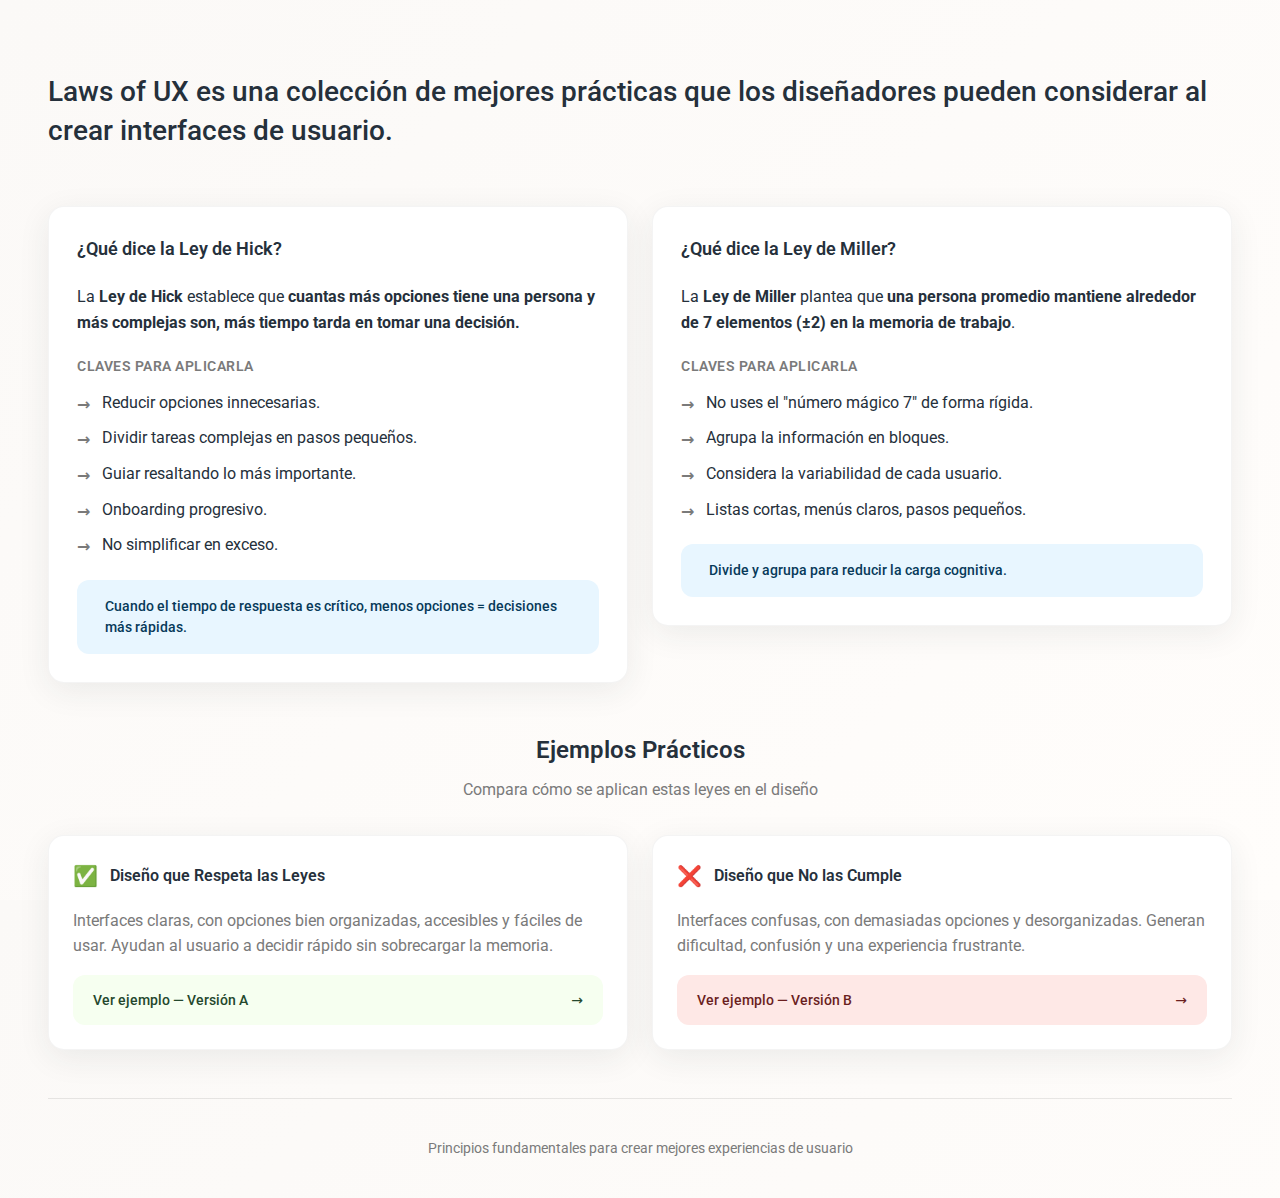
<file: index.html>
<!doctype html>
<html lang="es">
<head>
    <meta charset="utf-8" />
    <meta name="viewport" content="width=device-width, initial-scale=1" />
    <title>Leyes de Hick y Miller — Comparación</title>
    <link href="https://fonts.googleapis.com/css2?family=Roboto:wght@300;400;500;700&display=swap" rel="stylesheet">
    <link rel="stylesheet" href="css/styles.css" />
</head>

<body>
    <div class="container" role="main">
        <header>
            <div class="header-content">
                <h1>Laws of UX es una colección de mejores prácticas que los diseñadores pueden considerar al crear interfaces de usuario.</h1>
            </div>
        </header>

        <!-- Comparación Hick y Miller -->
        <section class="grid" aria-label="Comparación de Leyes">
            <article class="card hick-card" id="hick" aria-labelledby="hick-title">
                <div class="card-header">
                    <h2 id="hick-title">¿Qué dice la Ley de Hick?</h2>
                </div>
                <div class="card-content">
                    <p class="law-description">La <strong>Ley de Hick</strong> establece que <strong>cuantas más opciones tiene una persona y más complejas son, más tiempo tarda en tomar una decisión.</strong></p>
                    
                    <div class="keys-section">
                        <h3>Claves para aplicarla</h3>
                        <ul class="keys-list">
                            <li><span class="key-point">Reducir opciones innecesarias.</span></li>
                            <li><span class="key-point">Dividir tareas complejas en pasos pequeños.</span></li>
                            <li><span class="key-point">Guiar resaltando lo más importante.</span></li>
                            <li><span class="key-point">Onboarding progresivo.</span></li>
                            <li><span class="key-point">No simplificar en exceso.</span></li>
                        </ul>
                    </div>
                    
                    <div class="note hick-note" role="note">
                        <div class="note-icon"></div>
                        <div class="note-text">Cuando el tiempo de respuesta es crítico, menos opciones = decisiones más rápidas.</div>
                    </div>
                </div>
            </article>

            <article class="card miller-card" id="miller" aria-labelledby="miller-title">
                <div class="card-header">
                    <h2 id="miller-title">¿Qué dice la Ley de Miller?</h2>
                </div>
                <div class="card-content">
                    <p class="law-description">La <strong>Ley de Miller</strong> plantea que <strong>una persona promedio mantiene alrededor de 7 elementos (±2) en la memoria de trabajo</strong>.</p>
                    
                    <div class="keys-section">
                        <h3>Claves para aplicarla</h3>
                        <ul class="keys-list">
                            <li><span class="key-point">No uses el "número mágico 7" de forma rígida.</span></li>
                            <li><span class="key-point">Agrupa la información en bloques.</span></li>
                            <li><span class="key-point">Considera la variabilidad de cada usuario.</span></li>
                            <li><span class="key-point">Listas cortas, menús claros, pasos pequeños.</span></li>
                        </ul>
                    </div>
                    
                    <div class="note miller-note" role="note">
                        <div class="note-icon"></div>
                        <div class="note-text">Divide y agrupa para reducir la carga cognitiva.</div>
                    </div>
                </div>
            </article>
        </section>

        <!-- Ejemplos -->
        <section class="examples-section" aria-label="Ejemplos de diseño">
            <div class="section-header">
                <h2>Ejemplos Prácticos</h2>
                <p>Compara cómo se aplican estas leyes en el diseño</p>
            </div>
            
            <div class="examples-grid">
                <article class="example-card good-example">
                    <div class="example-header">
                        <div class="example-icon">✅</div>
                        <h3>Diseño que Respeta las Leyes</h3>
                    </div>
                    <div class="example-content">
                        <p>Interfaces claras, con opciones bien organizadas, accesibles y fáciles de usar. Ayudan al usuario a decidir rápido sin sobrecargar la memoria.</p>
                        <a href="VersionA.html" class="example-btn good-btn">
                            <span>Ver ejemplo — Versión A</span>
                            <span class="btn-arrow">→</span>
                        </a>
                    </div>
                </article>

                <article class="example-card bad-example">
                    <div class="example-header">
                        <div class="example-icon">❌</div>
                        <h3>Diseño que No las Cumple</h3>
                    </div>
                    <div class="example-content">
                        <p>Interfaces confusas, con demasiadas opciones y desorganizadas. Generan dificultad, confusión y una experiencia frustrante.</p>
                        <a href="VersionB.html" class="example-btn bad-btn">
                            <span>Ver ejemplo — Versión B</span>
                            <span class="btn-arrow">→</span>
                        </a>
                    </div>
                </article>
            </div>
        </section>

        <footer>
            <p>Principios fundamentales para crear mejores experiencias de usuario</p>
        </footer>
    </div>

    <script src="js/script.js"></script>
</body>
</html>
</file>
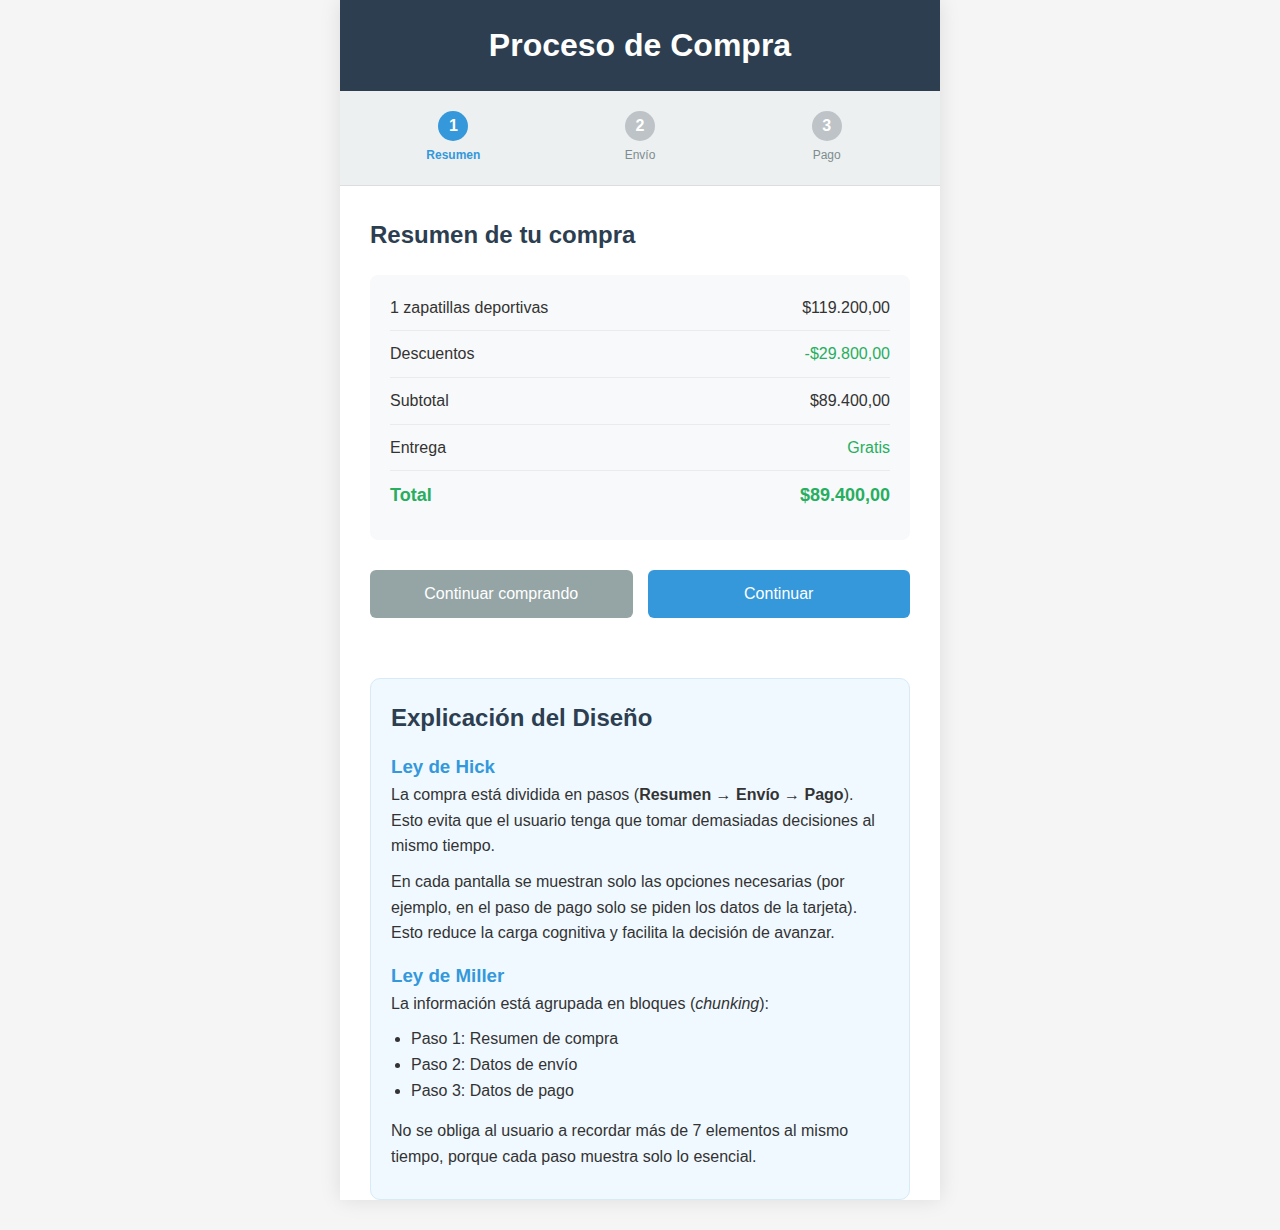
<file: VersionA.html>
<!DOCTYPE html>
<html lang="es">

<head>
    <meta charset="UTF-8">
    <meta name="viewport" content="width=device-width, initial-scale=1.0">
    <link rel="stylesheet" href="css/versionA.css">
    <title>Proceso de Compra</title>
</head>

<body>
    <div class="container">
        <div class="header">
            <h1>Proceso de Compra</h1>
        </div>

        <div class="progress-bar">
            <div class="step active" data-step="1">
                <div class="step-number">1</div>
                <div class="step-title">Resumen</div>
            </div>
            <div class="step" data-step="2">
                <div class="step-number">2</div>
                <div class="step-title">Envío</div>
            </div>
            <div class="step" data-step="3">
                <div class="step-number">3</div>
                <div class="step-title">Pago</div>
            </div>
        </div>

        <div class="content">
            <!-- Paso 1: Resumen de compra -->
            <div class="step-content active" id="step1">
                <h2>Resumen de tu compra</h2>
                <div class="order-summary">
                    <div class="order-item">
                        <span>1 zapatillas deportivas</span>
                        <span>$119.200,00</span>
                    </div>
                    <div class="order-item">
                        <span>Descuentos</span>
                        <span style="color: #27ae60;">-$29.800,00</span>
                    </div>
                    <div class="order-item">
                        <span>Subtotal</span>
                        <span>$89.400,00</span>
                    </div>
                    <div class="order-item">
                        <span>Entrega</span>
                        <span style="color: #27ae60;">Gratis</span>
                    </div>
                    <div class="order-item total">
                        <span>Total</span>
                        <span>$89.400,00</span>
                    </div>
                </div>
                <div class="buttons">
                    <button class="btn btn-secondary" onclick="continueShopping()">Continuar comprando</button>
                    <button class="btn btn-primary" onclick="nextStep()">Continuar</button>
                </div>
            </div>

            <!-- Paso 2: Detalles de envío -->
            <div class="step-content" id="step2">
                <h2>Detalles de envío</h2>
                <form id="shippingForm">
                    <div class="form-group">
                        <label for="fullName">Nombre completo</label>
                        <input type="text" id="fullName" name="fullName" required>
                        <div class="error" id="fullNameError"></div>
                    </div>
                    <div class="form-group">
                        <label for="address">Dirección</label>
                        <input type="text" id="address" name="address" required>
                        <div class="error" id="addressError"></div>
                    </div>
                    <div class="form-row">
                        <div class="form-group">
                            <label for="number">Número</label>
                            <input type="text" id="number" name="number" required>
                            <div class="error" id="numberError"></div>
                        </div>
                        <div class="form-group">
                            <label for="postalCode">Código postal</label>
                            <input type="text" id="postalCode" name="postalCode" required>
                            <div class="error" id="postalCodeError"></div>
                        </div>
                    </div>
                    <div class="form-group">
                        <label for="phone">Teléfono</label>
                        <input type="tel" id="phone" name="phone" required>
                        <div class="error" id="phoneError"></div>
                    </div>
                </form>
                <div class="buttons">
                    <button class="btn btn-secondary" onclick="prevStep()">Volver</button>
                    <button class="btn btn-primary" onclick="validateAndNext()">Continuar</button>
                </div>
            </div>

            <!-- Paso 3: Pago -->
            <div class="step-content" id="step3">
                <h2>Complete con los datos de la tarjeta</h2>
                <form id="paymentForm">
                    <div class="form-group">
                        <label for="cardNumber">Nro de Tarjeta</label>
                        <div class="card-input">
                            <input type="text" id="cardNumber" name="cardNumber" placeholder="1234 5678 9012 3456"
                                maxlength="19" required>
                            <div class="card-icon" id="cardIcon"></div>
                        </div>
                        <div class="error" id="cardNumberError"></div>
                    </div>
                    <div class="form-group">
                        <label for="cardHolder">Titular</label>
                        <input type="text" id="cardHolder" name="cardHolder" required>
                        <div class="error" id="cardHolderError"></div>
                    </div>
                    <div class="form-group">
                        <label for="dni">DNI</label>
                        <input type="text" id="dni" name="dni" required>
                        <div class="error" id="dniError"></div>
                    </div>
                    <div class="form-row">
                        <div class="form-group">
                            <label for="expiry">Vencimiento</label>
                            <input type="text" id="expiry" name="expiry" placeholder="MM/AA" maxlength="5" required>
                            <div class="error" id="expiryError"></div>
                        </div>
                        <div class="form-group">
                            <label for="cvc">CVC</label>
                            <input type="text" id="cvc" name="cvc" placeholder="123" maxlength="4" required>
                            <div class="error" id="cvcError"></div>
                        </div>
                    </div>
                </form>
                <div class="buttons">
                    <button class="btn btn-secondary" onclick="prevStep()">Volver</button>
                    <button class="btn btn-success" onclick="processPayment()">Pagar $89.400,00</button>
                </div>
            </div>
        </div>
        <!-- Explicación de las Leyes de UX -->
        <section class="ux-laws">
            <h2>Explicación del Diseño</h2>

            <div class="law">
                <h3>Ley de Hick</h3>
                <p>
                    La compra está dividida en pasos (<strong>Resumen → Envío → Pago</strong>).
                    Esto evita que el usuario tenga que tomar demasiadas decisiones al mismo tiempo.
                </p>
                <p>
                    En cada pantalla se muestran solo las opciones necesarias (por ejemplo,
                    en el paso de pago solo se piden los datos de la tarjeta).
                    Esto reduce la carga cognitiva y facilita la decisión de avanzar.
                </p>
            </div>

            <div class="law">
                <h3>Ley de Miller</h3>
                <p>
                    La información está agrupada en bloques (<em>chunking</em>):
                </p>
                <ul>
                    <li>Paso 1: Resumen de compra</li>
                    <li>Paso 2: Datos de envío</li>
                    <li>Paso 3: Datos de pago</li>
                </ul>
                <p>
                    No se obliga al usuario a recordar más de 7 elementos al mismo tiempo,
                    porque cada paso muestra solo lo esencial.
                </p>
            </div>
        </section>

    </div>
    <script src="js/versionA.js"></script>
</body>

</html>
</file>
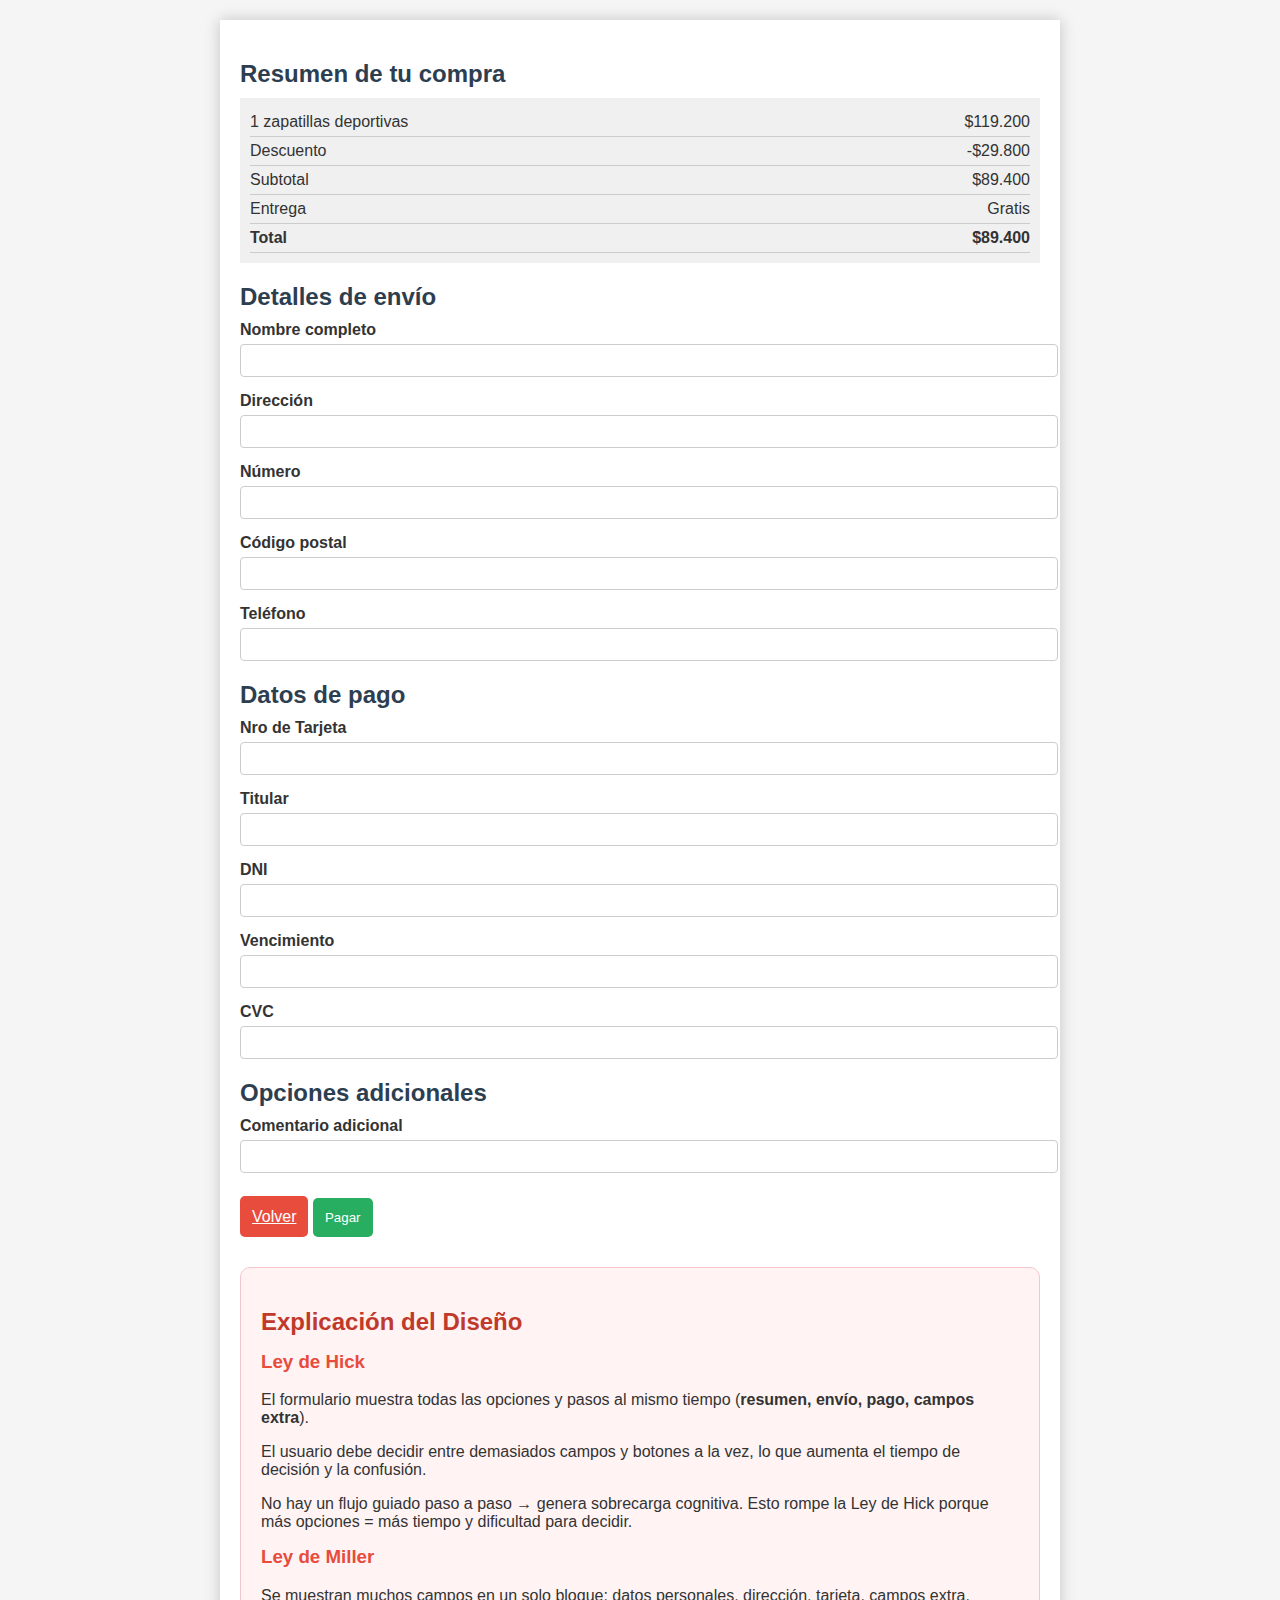
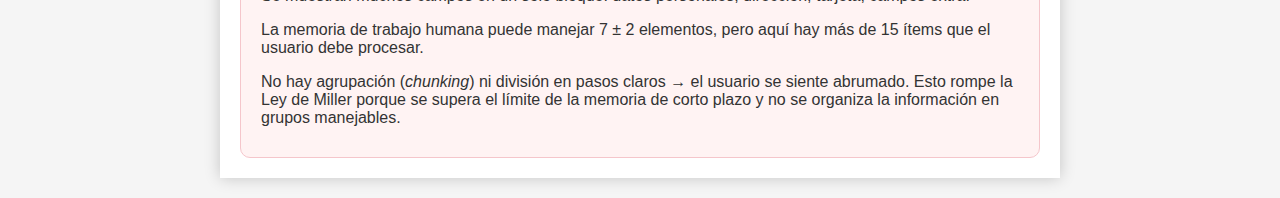
<file: VersionB.html>
<!DOCTYPE html>
<html lang="es">

<head>
    <meta charset="UTF-8">
    <meta name="viewport" content="width=device-width, initial-scale=1.0">
    <link rel="stylesheet" href="css/versionB.css">
    <title>Proceso de Compra - Versión B</title>
</head>

<body>
    <div class="container">
        <h2>Resumen de tu compra</h2>
        <div class="order-summary">
            <div class="order-item"><span>1 zapatillas deportivas</span><span>$119.200</span></div>
            <div class="order-item"><span>Descuento</span><span>-$29.800</span></div>
            <div class="order-item"><span>Subtotal</span><span>$89.400</span></div>
            <div class="order-item"><span>Entrega</span><span>Gratis</span></div>
            <div class="order-item"><strong>Total</strong><strong>$89.400</strong></div>
        </div>

        <!-- TODOS LOS CAMPOS EN UN SOLO FORMULARIO -->
        <form id="bigForm">
            <h2>Detalles de envío</h2>
            <div class="form-group"><label>Nombre completo</label><input type="text"></div>
            <div class="form-group"><label>Dirección</label><input type="text"></div>
            <div class="form-group"><label>Número</label><input type="text"></div>
            <div class="form-group"><label>Código postal</label><input type="text"></div>
            <div class="form-group"><label>Teléfono</label><input type="text"></div>

            <h2>Datos de pago</h2>
            <div class="form-group"><label>Nro de Tarjeta</label><input type="text"></div>
            <div class="form-group"><label>Titular</label><input type="text"></div>
            <div class="form-group"><label>DNI</label><input type="text"></div>
            <div class="form-group"><label>Vencimiento</label><input type="text"></div>
            <div class="form-group"><label>CVC</label><input type="text"></div>

            <h2>Opciones adicionales</h2>
            <div class="form-group"><label>Comentario adicional</label><input type="text"></div>

            <a href="index.html" class="btn btn-secondary">Volver</a>
            <button class="btn btn-success">Pagar</button>
        </form>
        <!-- Explicación de por qué NO cumple las leyes -->
        <section class="ux-laws">
            <h2>Explicación del Diseño</h2>

            <div class="law">
                <h3>Ley de Hick</h3>
                <p>
                    El formulario muestra todas las opciones y pasos al mismo tiempo
                    (<strong>resumen, envío, pago, campos extra</strong>).
                </p>
                <p>
                    El usuario debe decidir entre demasiados campos y botones a la vez,
                    lo que aumenta el tiempo de decisión y la confusión.
                </p>
                <p>
                    No hay un flujo guiado paso a paso → genera sobrecarga cognitiva.
                    Esto rompe la Ley de Hick porque más opciones = más tiempo y dificultad para decidir.
                </p>
            </div>

            <div class="law">
                <h3>Ley de Miller</h3>
                <p>
                    Se muestran muchos campos en un solo bloque: datos personales, dirección, tarjeta, campos extra.
                </p>
                <p>
                    La memoria de trabajo humana puede manejar 7 ± 2 elementos, pero aquí hay más de 15 ítems
                    que el usuario debe procesar.
                </p>
                <p>
                    No hay agrupación (<em>chunking</em>) ni división en pasos claros → el usuario se siente abrumado.
                    Esto rompe la Ley de Miller porque se supera el límite de la memoria de corto plazo
                    y no se organiza la información en grupos manejables.
                </p>
            </div>
        </section>

    </div>
    <script src="js/versionB.js"></script>
</body>
</html>
</file>
<file: css/styles.css>
:root {
    --bg: #fbf9f7;
    --card: #ffffff;
    --accent-1: #fee8e6;
    --accent-2: #e8f6ff;
    --accent-3: #f6fff0;
    --muted: #7a7a7a;
    --title: #25303b;
    --radius: 16px;
    --glass: rgba(255, 255, 255, 0.8);
    --shadow: 0 8px 32px rgba(38, 50, 56, 0.08);
    --shadow-hover: 0 12px 40px rgba(38, 50, 56, 0.12);
    --transition: all 0.3s cubic-bezier(0.4, 0, 0.2, 1);
    font-family: "Roboto", system-ui, -apple-system, "Segoe UI", Roboto, "Helvetica Neue", Arial;
}

[data-theme="dark"] {
    --bg: #1a1a1a;
    --card: #2a2a2a;
    --accent-1: #4a2c2a;
    --accent-2: #2a3a4a;
    --accent-3: #2a4a2c;
    --muted: #a0a0a0;
    --title: #e0e0e0;
    --glass: rgba(42, 42, 42, 0.8);
}

* {
    box-sizing: border-box;
}

html,
body {
    height: 100%;
    scroll-behavior: smooth;
    margin: 0;
    background: linear-gradient(135deg, var(--bg) 0%, #fffdfb 100%);
    color: var(--title);
    -webkit-font-smoothing: antialiased;
    -moz-osx-font-smoothing: grayscale;
    padding: 24px;
    line-height: 1.6;
    transition: var(--transition);
}

.container {
    width: 100%;
    max-width: 1200px;
    margin: 0 auto;
    background: transparent;
}

/* Header */
header {
    margin-bottom: 32px;
    padding: 24px 0;
}

.header-content {
    display: flex;
    align-items: flex-start;
    justify-content: space-between;
    gap: 24px;
}

h1 {
    font-size: clamp(20px, 3vw, 28px);
    margin: 0;
    font-weight: 500;
    line-height: 1.4;
    flex: 1;
}

.header-actions {
    display: flex;
    gap: 12px;
}

.theme-toggle {
    background: var(--card);
    border: 1px solid rgba(40, 40, 40, 0.1);
    border-radius: 12px;
    padding: 12px;
    cursor: pointer;
    font-size: 18px;
    transition: var(--transition);
    box-shadow: var(--shadow);
}

.theme-toggle:hover {
    transform: translateY(-2px);
    box-shadow: var(--shadow-hover);
}

/* Grid Layout */
.grid {
    display: grid;
    grid-template-columns: repeat(auto-fit, minmax(480px, 1fr));
    gap: 24px;
    align-items: start;
    margin-bottom: 48px;
}

/* Cards */
.card {
    background: var(--card);
    border-radius: var(--radius);
    padding: 28px;
    box-shadow: var(--shadow);
    border: 1px solid rgba(40, 40, 40, 0.05);
    transition: var(--transition);
    position: relative;
    overflow: hidden;
}

.card::before {
    content: "";
    position: absolute;
    top: 0;
    left: 0;
    right: 0;
    height: 4px;
    background: linear-gradient(90deg, var(--accent-2), var(--accent-1));
    opacity: 0;
    transition: var(--transition);
}

.card:hover {
    transform: translateY(-4px);
    box-shadow: var(--shadow-hover);
}

.card:hover::before {
    opacity: 1;
}

.card-header {
    display: flex;
    align-items: center;
    gap: 16px;
    margin-bottom: 20px;
}

.icon {
    font-size: 24px;
    width: 48px;
    height: 48px;
    display: flex;
    align-items: center;
    justify-content: center;
    border-radius: 12px;
    background: var(--accent-3);
}

.hick-card.icon {
    background: var(--accent-2);
}

.miller-card.icon {
    background: var(--accent-1);
}

h2 {
    margin: 0;
    font-size: 18px;
    font-weight: 600;
}

.card-content {
    display: flex;
    flex-direction: column;
    gap: 20px;
}

.law-description {
    font-size: 16px;
    line-height: 1.6;
    margin: 0;
}

.keys-section h3 {
    font-size: 14px;
    font-weight: 600;
    margin: 0 0 12px 0;
    color: var(--muted);
    text-transform: uppercase;
    letter-spacing: 0.5px;
}

.keys-list {
    padding-left: 0;
    margin: 0;
    list-style: none;
    display: flex;
    flex-direction: column;
    gap: 8px;
}

.keys-list li {
    display: flex;
    align-items: flex-start;
    gap: 12px;
    margin: 0;
}

.keys-list li::before {
    content: "→";
    color: var(--muted);
    font-weight: 600;
    flex-shrink: 0;
    margin-top: 2px;
}

.key-point {
    color: var(--title);
    font-weight: 400;
}

/* Notes */
.note {
    display: flex;
    align-items: flex-start;
    gap: 12px;
    padding: 16px;
    border-radius: 12px;
    font-size: 14px;
    line-height: 1.5;
}

.hick-note {
    background: var(--accent-2);
    color: #073a5a;
}

.miller-note {
    background: var(--accent-2);
    color: #073a5a;
}

.note-icon {
    font-size: 16px;
    flex-shrink: 0;
    margin-top: 2px;
}

.note-text {
    font-weight: 500;
}

/* Examples Section */
.examples-section {
    margin-top: 48px;
}

.section-header {
    text-align: center;
    margin-bottom: 32px;
}

.section-header h2 {
    font-size: 24px;
    font-weight: 600;
    margin: 0 0 8px 0;
}

.section-header p {
    color: var(--muted);
    margin: 0;
    font-size: 16px;
}

.examples-grid {
    display: grid;
    grid-template-columns: repeat(auto-fit, minmax(400px, 1fr));
    gap: 24px;
}

.example-card {
    background: var(--card);
    border-radius: var(--radius);
    padding: 24px;
    box-shadow: var(--shadow);
    border: 1px solid rgba(40, 40, 40, 0.05);
    transition: var(--transition);
    display: flex;
    flex-direction: column;
    gap: 16px;
}

.example-card:hover {
    transform: translateY(-2px);
    box-shadow: var(--shadow-hover);
}

.example-header {
    display: flex;
    align-items: center;
    gap: 12px;
}

.example-icon {
    font-size: 20px;
}

.example-header h3 {
    margin: 0;
    font-size: 16px;
    font-weight: 600;
}

.example-content {
    flex: 1;
    display: flex;
    flex-direction: column;
    gap: 16px;
}

.example-content p {
    margin: 0;
    color: var(--muted);
    line-height: 1.6;
}

.example-btn {
    display: flex;
    align-items: center;
    justify-content: space-between;
    padding: 14px 20px;
    border-radius: 12px;
    text-decoration: none;
    font-weight: 500;
    font-size: 14px;
    transition: var(--transition);
    margin-top: auto;
}

.good-btn {
    background: var(--accent-3);
    color: #24482d;
}

.good-btn:hover {
    background: #e8f5e8;
    transform: translateX(4px);
}

.bad-btn {
    background: var(--accent-1);
    color: #6b1f1f;
}

.bad-btn:hover {
    background: #ffd3cf;
    transform: translateX(4px);
}

.btn-arrow {
    transition: var(--transition);
}

.example-btn:hover .btn-arrow {
    transform: translateX(4px);
}

/* Footer */
footer {
    margin-top: 48px;
    padding: 24px 0;
    text-align: center;
    color: var(--muted);
    font-size: 14px;
    border-top: 1px solid rgba(40, 40, 40, 0.1);
}

/* Responsive */
@media(max-width: 1024px) {
    .grid {
        grid-template-columns: 1fr;
    }
    .examples-grid {
        grid-template-columns: 1fr;
    }
}

@media(max-width: 768px) {
    body {
        padding: 16px;
    }
    .header-content {
        flex-direction: column;
        gap: 16px;
    }
    .card {
        padding: 20px;
    }
    .grid {
        gap: 16px;
    }
    .examples-grid {
        gap: 16px;
    }
}

@media(max-width: 480px) {
    .grid {
        grid-template-columns: 1fr;
    }
    .examples-grid {
        grid-template-columns: 1fr;
    }
    .example-btn {
        flex-direction: column;
        gap: 8px;
        text-align: center;
    }
}

/* Animations */
@keyframes fadeInUp {
    from {
        opacity: 0;
        transform: translateY(20px);
    }
    to {
        opacity: 1;
        transform: translateY(0);
    }
}

.card {
    animation: fadeInUp 0.6s ease-out;
}

.card:nth-child(2) {
    animation-delay: 0.1s;
}

.example-card:nth-child(1) {
    animation-delay: 0.2s;
}

.example-card:nth-child(2) {
    animation-delay: 0.3s;
}
</file>
<file: css/versionA.css>
* {
            margin: 0;
            padding: 0;
            box-sizing: border-box;
        }

        body {
            font-family: 'Segoe UI', Tahoma, Geneva, Verdana, sans-serif;
            background-color: #f5f5f5;
            color: #333;
            line-height: 1.6;
        }

        .container {
            max-width: 600px;
            margin: 0 auto;
            background: white;
            min-height: 100vh;
            box-shadow: 0 0 20px rgba(0,0,0,0.1);
        }

        .header {
            background: #2c3e50;
            color: white;
            padding: 20px;
            text-align: center;
        }

        .progress-bar {
            display: flex;
            justify-content: space-between;
            padding: 20px;
            background: #ecf0f1;
            border-bottom: 1px solid #ddd;
        }

        .step {
            flex: 1;
            text-align: center;
            position: relative;
        }

        .step-number {
            width: 30px;
            height: 30px;
            border-radius: 50%;
            background: #bdc3c7;
            color: white;
            display: flex;
            align-items: center;
            justify-content: center;
            margin: 0 auto 5px;
            font-weight: bold;
        }

        .step.active .step-number {
            background: #3498db;
        }

        .step.completed .step-number {
            background: #27ae60;
        }

        .step-title {
            font-size: 12px;
            color: #7f8c8d;
        }

        .step.active .step-title {
            color: #3498db;
            font-weight: bold;
        }

        .content {
            padding: 30px;
        }

        .step-content {
            display: none;
        }

        .step-content.active {
            display: block;
        }

        h2 {
            margin-bottom: 20px;
            color: #2c3e50;
        }

        .order-summary {
            background: #f8f9fa;
            padding: 20px;
            border-radius: 8px;
            margin-bottom: 20px;
        }

        .order-item {
            display: flex;
            justify-content: space-between;
            margin-bottom: 10px;
            padding-bottom: 10px;
            border-bottom: 1px solid #e9ecef;
        }

        .order-item:last-child {
            border-bottom: none;
            margin-bottom: 0;
        }

        .total {
            font-weight: bold;
            font-size: 18px;
            color: #27ae60;
        }

        .form-group {
            margin-bottom: 20px;
        }

        label {
            display: block;
            margin-bottom: 5px;
            font-weight: 500;
            color: #2c3e50;
        }

        input[type="text"],
        input[type="tel"],
        input[type="email"] {
            width: 100%;
            padding: 12px;
            border: 2px solid #e9ecef;
            border-radius: 6px;
            font-size: 16px;
            transition: border-color 0.3s;
        }

        input[type="text"]:focus,
        input[type="tel"]:focus,
        input[type="email"]:focus {
            outline: none;
            border-color: #3498db;
        }

        .card-input {
            position: relative;
        }

        .card-icon {
            position: absolute;
            right: 12px;
            top: 50%;
            transform: translateY(-50%);
            width: 30px;
            height: 20px;
            background-size: contain;
            background-repeat: no-repeat;
        }

        .visa {
            background-image: url('data:image/svg+xml,<svg xmlns="http://www.w3.org/2000/svg" viewBox="0 0 48 32"><rect width="48" height="32" fill="%231a1f71"/><text x="24" y="20" text-anchor="middle" fill="white" font-family="Arial" font-size="8" font-weight="bold">VISA</text></svg>');
        }

        .mastercard {
            background-image: url('data:image/svg+xml,<svg xmlns="http://www.w3.org/2000/svg" viewBox="0 0 48 32"><rect width="48" height="32" fill="%23eb001b"/><circle cx="18" cy="16" r="8" fill="%23ff5f00"/><circle cx="30" cy="16" r="8" fill="%23eb001b"/></svg>');
        }

        .form-row {
            display: flex;
            gap: 15px;
        }

        .form-row .form-group {
            flex: 1;
        }

        .buttons {
            display: flex;
            gap: 15px;
            margin-top: 30px;
        }

        .btn {
            flex: 1;
            padding: 15px;
            border: none;
            border-radius: 6px;
            font-size: 16px;
            font-weight: 500;
            cursor: pointer;
            transition: all 0.3s;
        }

        .btn-secondary {
            background: #95a5a6;
            color: white;
        }

        .btn-secondary:hover {
            background: #7f8c8d;
        }

        .btn-primary {
            background: #3498db;
            color: white;
        }

        .btn-primary:hover {
            background: #2980b9;
        }

        .btn-success {
            background: #27ae60;
            color: white;
        }

        .btn-success:hover {
            background: #229954;
        }

        .error {
            color: #e74c3c;
            font-size: 14px;
            margin-top: 5px;
        }

                .ux-laws {
            background: #f0f9ff;
            padding: 20px;
            margin: 30px;
            border-radius: 10px;
            border: 1px solid #d6eaf8;
        }

        .ux-laws h2 {
            margin-bottom: 15px;
            color: #2c3e50;
        }

        .ux-laws h3 {
            color: #3498db;
            margin-top: 15px;
        }

        .ux-laws p {
            margin-bottom: 10px;
        }

        .ux-laws ul {
            margin: 10px 0 15px 20px;
        }

        @media (max-width: 480px) {
            .container {
                margin: 0;
                box-shadow: none;
            }
            
            .content {
                padding: 20px;
            }
            
            .buttons {
                flex-direction: column;
            }
            
            .form-row {
                flex-direction: column;
                gap: 0;
            }
        }
</file>
<file: css/versionB.css>
body {
    font-family: Arial, sans-serif;
    background: #f5f5f5;
    color: #333;
}

.container {
    max-width: 800px;
    margin: 20px auto;
    background: #fff;
    padding: 20px;
    box-shadow: 0 0 15px rgba(0, 0, 0, 0.2);
}

h2 {
    margin-bottom: 10px;
    color: #2c3e50;
}

.form-group {
    margin-bottom: 15px;
}

label {
    display: block;
    margin-bottom: 5px;
    font-weight: bold;
}

input {
    width: 100%;
    padding: 8px;
    border: 1px solid #ccc;
    border-radius: 4px;
}

.btn {
    padding: 12px;
    margin-top: 10px;
    cursor: pointer;
    border: none;
    border-radius: 5px;
}

.btn-primary {
    background: #3498db;
    color: #fff;
}

.btn-secondary {
    background: #e74c3c;
    color: #fff;
}

.btn-success {
    background: #27ae60;
    color: #fff;
}

.order-summary {
    background: #f0f0f0;
    padding: 10px;
    margin-bottom: 20px;
}

.order-item {
    display: flex;
    justify-content: space-between;
    border-bottom: 1px solid #ccc;
    padding: 5px 0;
}

.ux-laws {
    background: #fff3f3;
    padding: 20px;
    margin-top: 30px;
    border-radius: 10px;
    border: 1px solid #f5c6cb;
}
.ux-laws h2 {
    margin-bottom: 15px;
    color: #c0392b;
}
.ux-laws h3 {
    color: #e74c3c;
    margin-top: 15px;
}
.ux-laws p {
    margin-bottom: 10px;
}
</file>
